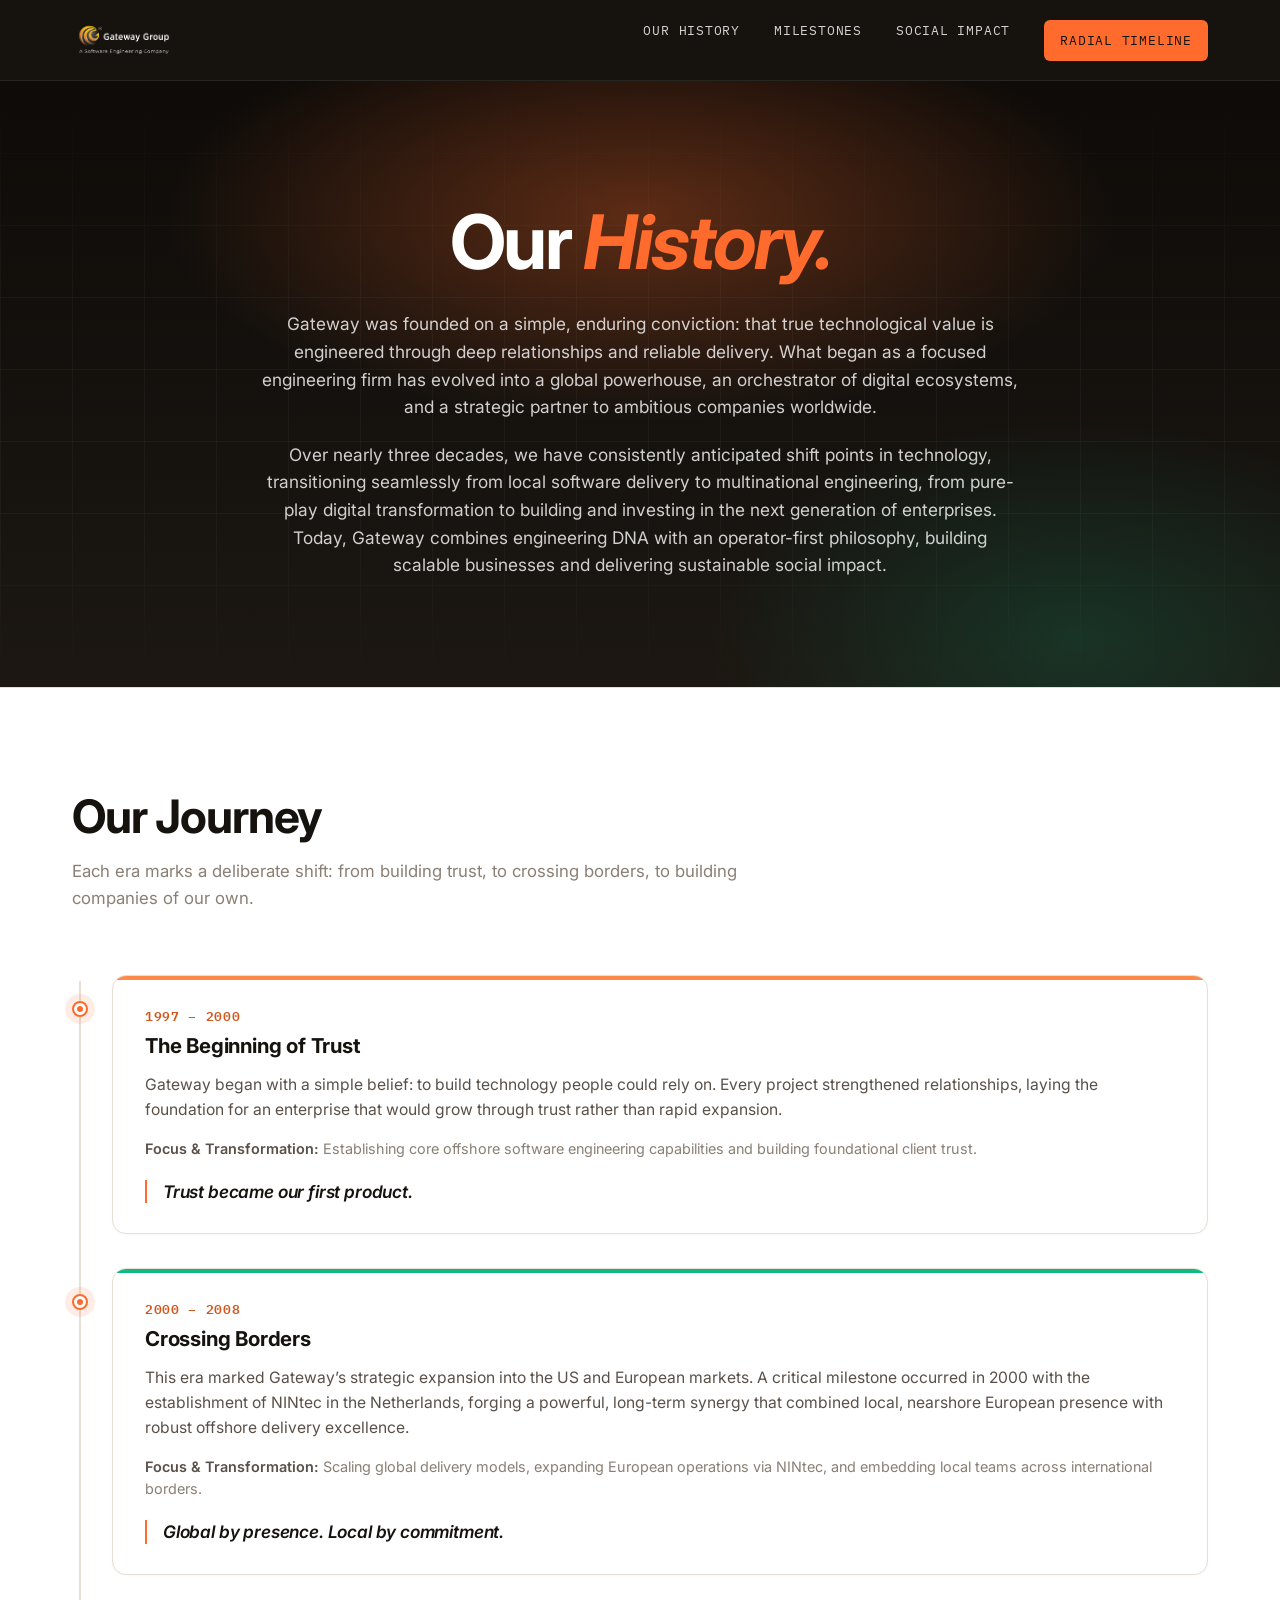
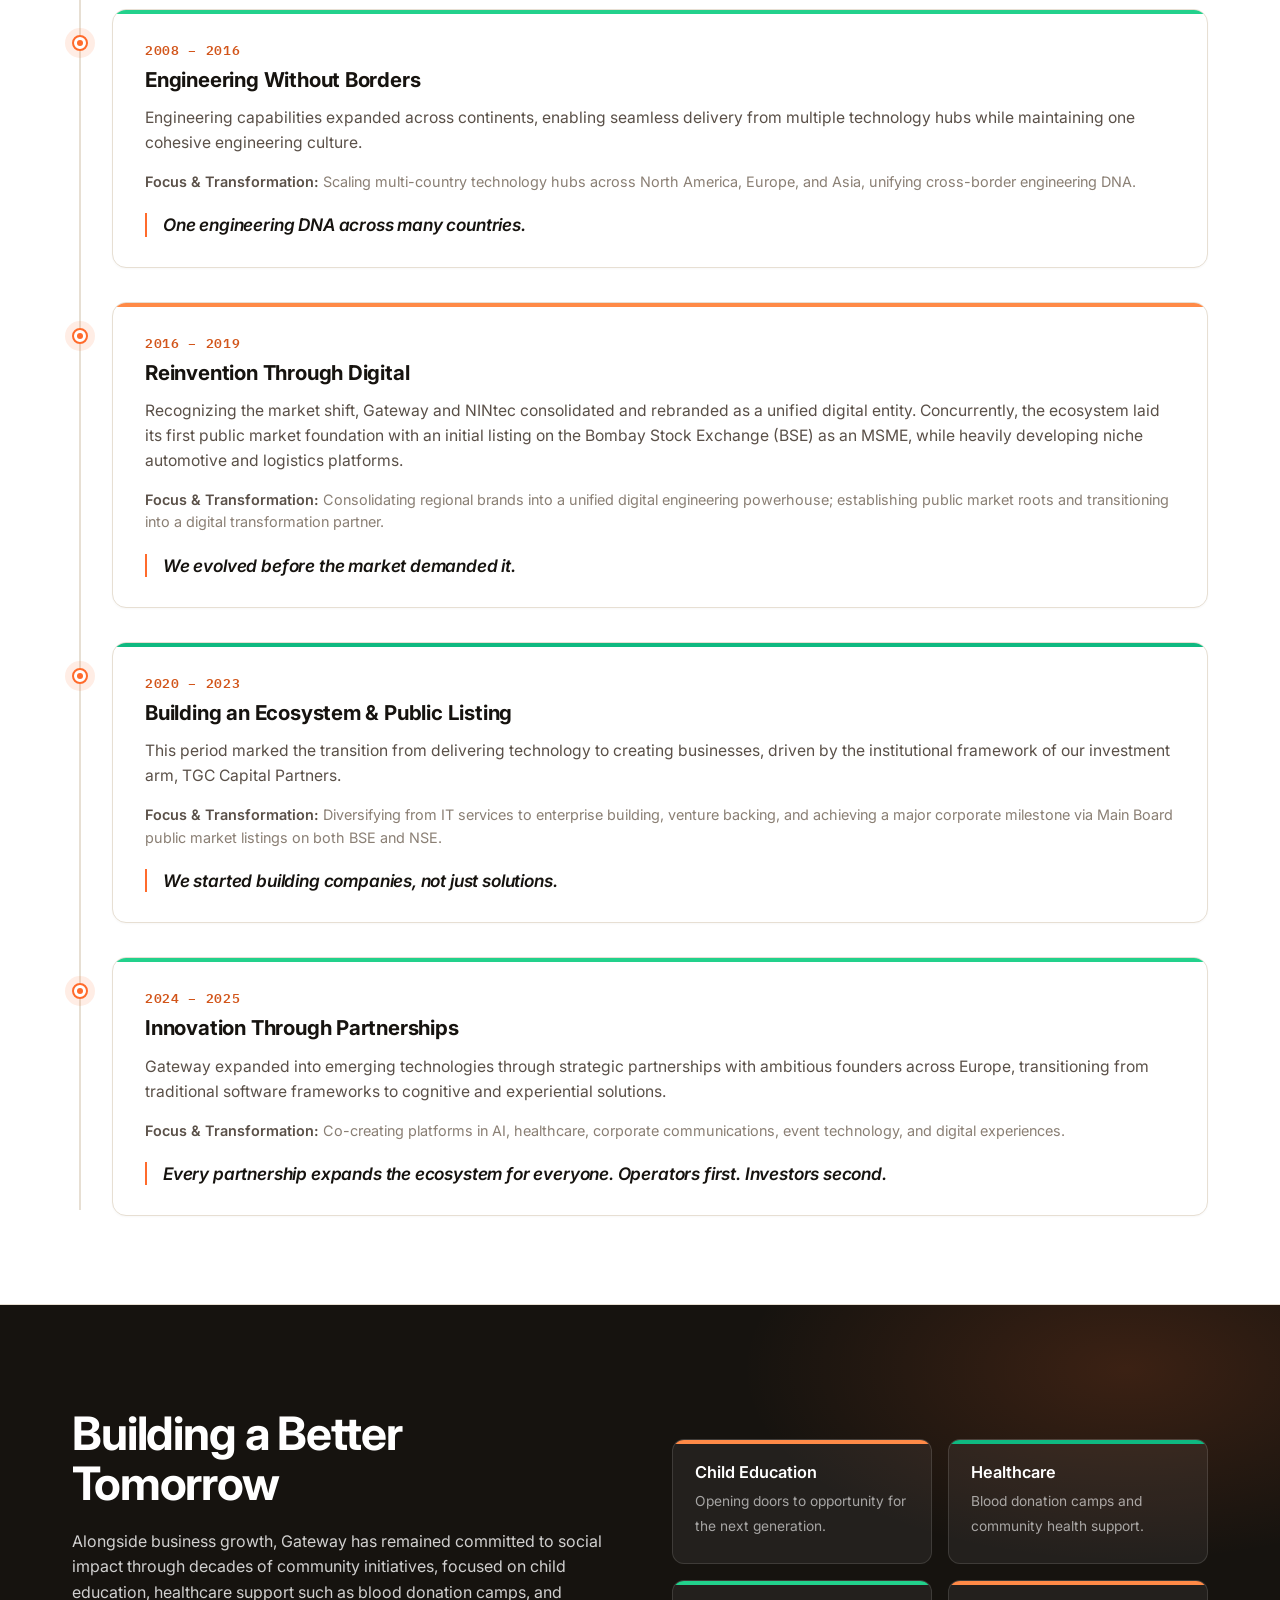
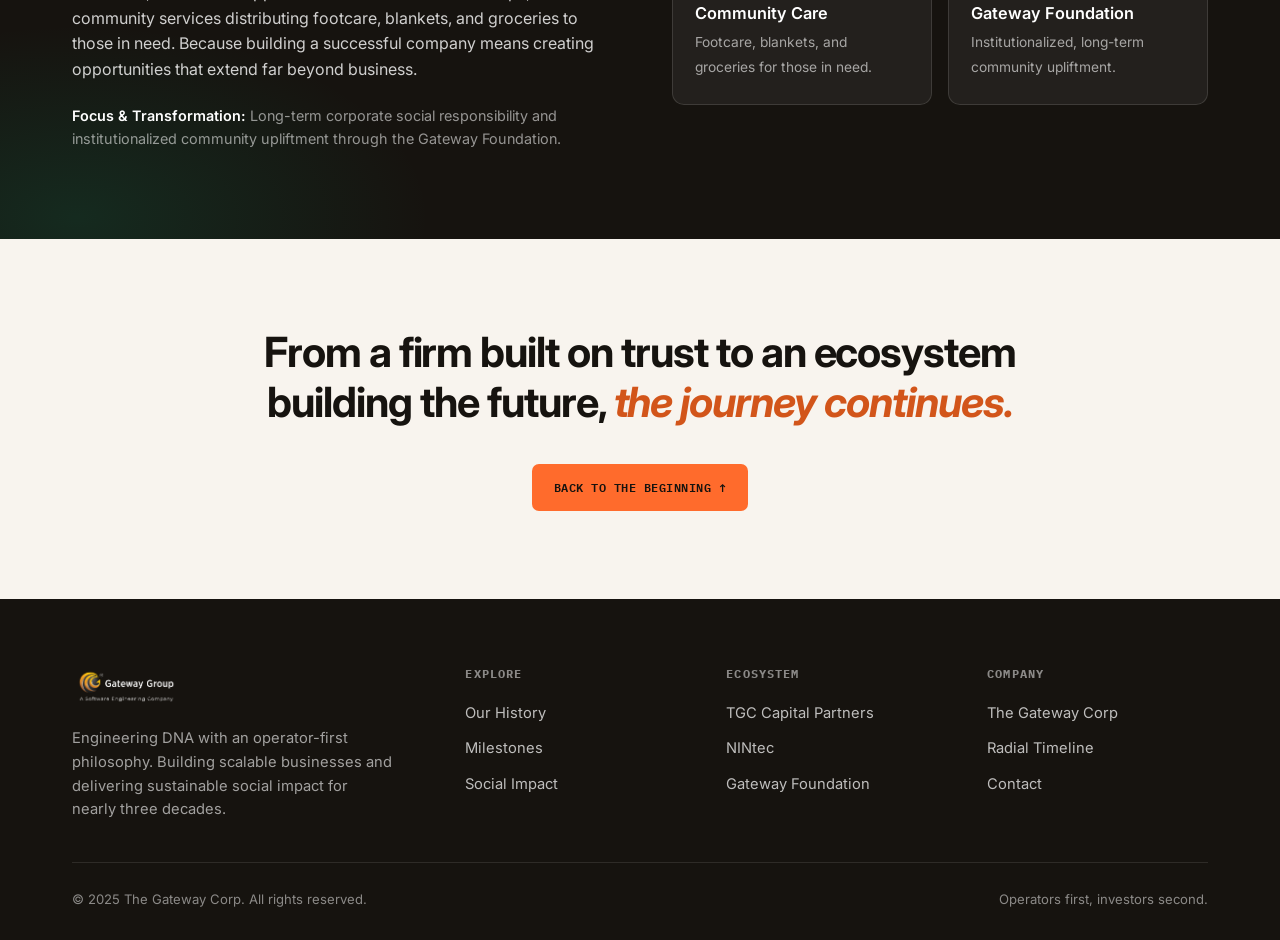
<file: index.html>
<!DOCTYPE html>
<html lang="en">
<head>
<meta charset="UTF-8" />
<meta name="viewport" content="width=device-width, initial-scale=1.0" />
<title>Our History | The Gateway Corp</title>
<meta name="description" content="Nearly three decades of engineering trust. The history of The Gateway Corp, from a focused engineering firm to a global orchestrator of digital ecosystems." />
<link rel="icon" type="image/png" href="assets/logo/TGC-Logo-black.png" />
<link rel="preconnect" href="https://fonts.googleapis.com" />
<link rel="preconnect" href="https://fonts.gstatic.com" crossorigin />
<link href="https://fonts.googleapis.com/css2?family=Inter:wght@400;500;600;700&family=IBM+Plex+Mono:wght@400;500;600&display=swap" rel="stylesheet" />
<link rel="stylesheet" href="assets/css/style.css" />
</head>
<body id="top">

<!-- ===================== NAV ===================== -->
<header class="nav">
  <div class="wrap nav-inner">
    <a href="#top" aria-label="The Gateway Corp home">
      <img class="nav-logo" src="assets/logo/TGC-Logo-white.png" alt="Gateway Group" />
    </a>
    <nav class="navlinks" id="navlinks">
      <a href="#top">Our History</a>
      <a href="#journey">Milestones</a>
      <a href="#impact">Social Impact</a>
      <a href="history-radial.html" class="nav-cta">Radial Timeline</a>
    </nav>
    <button class="nav-toggle" id="navToggle" aria-label="Toggle menu">&#9776;</button>
  </div>
</header>

<!-- ===================== HERO ===================== -->
<section class="hero">
  <div class="hero-grid"></div>
  <div class="wrap">
    <h1>Our <em>History.</em></h1>
    <p>Gateway was founded on a simple, enduring conviction: that true technological value is engineered through deep relationships and reliable delivery. What began as a focused engineering firm has evolved into a global powerhouse, an orchestrator of digital ecosystems, and a strategic partner to ambitious companies worldwide.</p>
    <p>Over nearly three decades, we have consistently anticipated shift points in technology, transitioning seamlessly from local software delivery to multinational engineering, from pure-play digital transformation to building and investing in the next generation of enterprises. Today, Gateway combines engineering DNA with an operator-first philosophy, building scalable businesses and delivering sustainable social impact.</p>
  </div>
</section>

<!-- ===================== TIMELINE ===================== -->
<section class="section journey" id="journey">
  <div class="wrap">
    <div class="sec-head reveal">
      <h2>Our Journey</h2>
      <p>Each era marks a deliberate shift: from building trust, to crossing borders, to building companies of our own.</p>
    </div>

    <div class="timeline" id="timeline">
      <div class="tl-progress" id="tlProgress"></div>

      <div class="node">
        <span class="dot"></span>
        <div class="card">
          <span class="card__strip card__strip--orange"></span>
          <div class="year">1997 &ndash; 2000</div>
          <h3>The Beginning of Trust</h3>
          <p class="desc">Gateway began with a simple belief: to build technology people could rely on. Every project strengthened relationships, laying the foundation for an enterprise that would grow through trust rather than rapid expansion.</p>
          <p class="focus"><b>Focus &amp; Transformation:</b> Establishing core offshore software engineering capabilities and building foundational client trust.</p>
          <p class="diff">Trust became our first product.</p>
        </div>
      </div>

      <div class="node">
        <span class="dot"></span>
        <div class="card">
          <span class="card__strip card__strip--emerald"></span>
          <div class="year">2000 &ndash; 2008</div>
          <h3>Crossing Borders</h3>
          <p class="desc">This era marked Gateway&rsquo;s strategic expansion into the US and European markets. A critical milestone occurred in 2000 with the establishment of NINtec in the Netherlands, forging a powerful, long-term synergy that combined local, nearshore European presence with robust offshore delivery excellence.</p>
          <p class="focus"><b>Focus &amp; Transformation:</b> Scaling global delivery models, expanding European operations via NINtec, and embedding local teams across international borders.</p>
          <p class="diff">Global by presence. Local by commitment.</p>
        </div>
      </div>

      <div class="node">
        <span class="dot"></span>
        <div class="card">
          <span class="card__strip card__strip--mint"></span>
          <div class="year">2008 &ndash; 2016</div>
          <h3>Engineering Without Borders</h3>
          <p class="desc">Engineering capabilities expanded across continents, enabling seamless delivery from multiple technology hubs while maintaining one cohesive engineering culture.</p>
          <p class="focus"><b>Focus &amp; Transformation:</b> Scaling multi-country technology hubs across North America, Europe, and Asia, unifying cross-border engineering DNA.</p>
          <p class="diff">One engineering DNA across many countries.</p>
        </div>
      </div>

      <div class="node">
        <span class="dot"></span>
        <div class="card">
          <span class="card__strip card__strip--orange"></span>
          <div class="year">2016 &ndash; 2019</div>
          <h3>Reinvention Through Digital</h3>
          <p class="desc">Recognizing the market shift, Gateway and NINtec consolidated and rebranded as a unified digital entity. Concurrently, the ecosystem laid its first public market foundation with an initial listing on the Bombay Stock Exchange (BSE) as an MSME, while heavily developing niche automotive and logistics platforms.</p>
          <p class="focus"><b>Focus &amp; Transformation:</b> Consolidating regional brands into a unified digital engineering powerhouse; establishing public market roots and transitioning into a digital transformation partner.</p>
          <p class="diff">We evolved before the market demanded it.</p>
        </div>
      </div>

      <div class="node">
        <span class="dot"></span>
        <div class="card">
          <span class="card__strip card__strip--emerald"></span>
          <div class="year">2020 &ndash; 2023</div>
          <h3>Building an Ecosystem &amp; Public Listing</h3>
          <p class="desc">This period marked the transition from delivering technology to creating businesses, driven by the institutional framework of our investment arm, TGC Capital Partners.</p>
          <p class="focus"><b>Focus &amp; Transformation:</b> Diversifying from IT services to enterprise building, venture backing, and achieving a major corporate milestone via Main Board public market listings on both BSE and NSE.</p>
          <p class="diff">We started building companies, not just solutions.</p>
        </div>
      </div>

      <div class="node">
        <span class="dot"></span>
        <div class="card">
          <span class="card__strip card__strip--mint"></span>
          <div class="year">2024 &ndash; 2025</div>
          <h3>Innovation Through Partnerships</h3>
          <p class="desc">Gateway expanded into emerging technologies through strategic partnerships with ambitious founders across Europe, transitioning from traditional software frameworks to cognitive and experiential solutions.</p>
          <p class="focus"><b>Focus &amp; Transformation:</b> Co-creating platforms in AI, healthcare, corporate communications, event technology, and digital experiences.</p>
          <p class="diff">Every partnership expands the ecosystem for everyone. Operators first. Investors second.</p>
        </div>
      </div>

    </div>
  </div>
</section>

<!-- ===================== SOCIAL IMPACT ===================== -->
<section class="section impact" id="impact">
  <div class="wrap">
    <div>
      <h2>Building a Better Tomorrow</h2>
      <p>Alongside business growth, Gateway has remained committed to social impact through decades of community initiatives, focused on child education, healthcare support such as blood donation camps, and community services distributing footcare, blankets, and groceries to those in need. Because building a successful company means creating opportunities that extend far beyond business.</p>
      <p class="focus"><b>Focus &amp; Transformation:</b> Long-term corporate social responsibility and institutionalized community upliftment through the Gateway Foundation.</p>
    </div>
    <div class="pillars">
      <div class="pillar"><span class="pillar__strip card__strip--orange"></span><h4>Child Education</h4><span>Opening doors to opportunity for the next generation.</span></div>
      <div class="pillar"><span class="pillar__strip card__strip--emerald"></span><h4>Healthcare</h4><span>Blood donation camps and community health support.</span></div>
      <div class="pillar"><span class="pillar__strip card__strip--mint"></span><h4>Community Care</h4><span>Footcare, blankets, and groceries for those in need.</span></div>
      <div class="pillar"><span class="pillar__strip card__strip--orange"></span><h4>Gateway Foundation</h4><span>Institutionalized, long-term community upliftment.</span></div>
    </div>
  </div>
</section>

<!-- ===================== CLOSING ===================== -->
<section class="section closing">
  <div class="wrap">
    <h2 class="reveal">From a firm built on trust to an ecosystem building the future, <em>the journey continues.</em></h2>
    <a href="#top" class="btn btn--solid">Back to the beginning &#8593;</a>
  </div>
</section>

<!-- ===================== FOOTER ===================== -->
<footer>
  <div class="wrap">
    <div class="grid">
      <div>
        <img class="foot-logo" src="assets/logo/TGC-Logo-white.png" alt="Gateway Group" />
        <p class="about">Engineering DNA with an operator-first philosophy. Building scalable businesses and delivering sustainable social impact for nearly three decades.</p>
      </div>
      <div>
        <h5>Explore</h5>
        <ul>
          <li><a href="#top">Our History</a></li>
          <li><a href="#journey">Milestones</a></li>
          <li><a href="#impact">Social Impact</a></li>
        </ul>
      </div>
      <div>
        <h5>Ecosystem</h5>
        <ul>
          <li><a href="#journey">TGC Capital Partners</a></li>
          <li><a href="#journey">NINtec</a></li>
          <li><a href="#impact">Gateway Foundation</a></li>
        </ul>
      </div>
      <div>
        <h5>Company</h5>
        <ul>
          <li><a href="#top">The Gateway Corp</a></li>
          <li><a href="history-radial.html">Radial Timeline</a></li>
          <li><a href="#top">Contact</a></li>
        </ul>
      </div>
    </div>
    <div class="legal">
      <span>&copy; 2025 The Gateway Corp. All rights reserved.</span>
      <span>Operators first, investors second.</span>
    </div>
  </div>
</footer>

<script src="assets/js/main.js"></script>
</body>
</html>
</file>
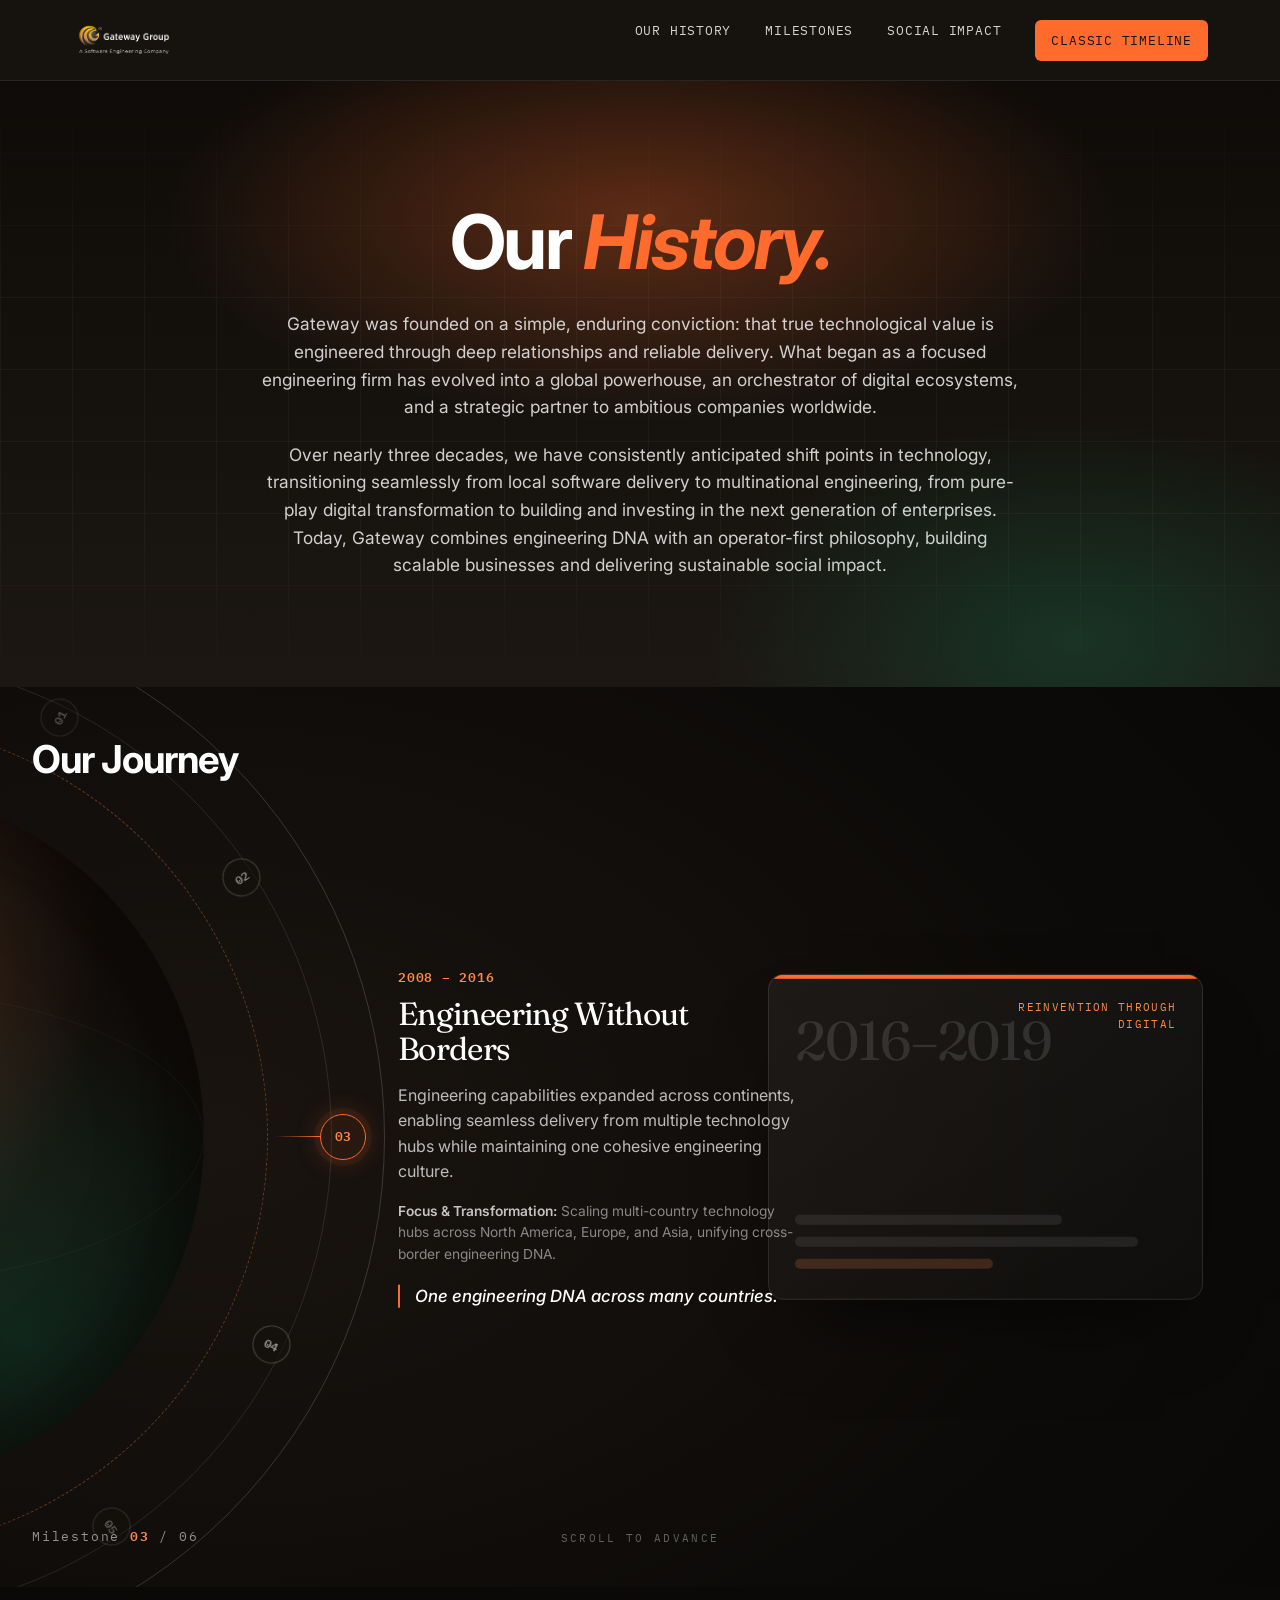
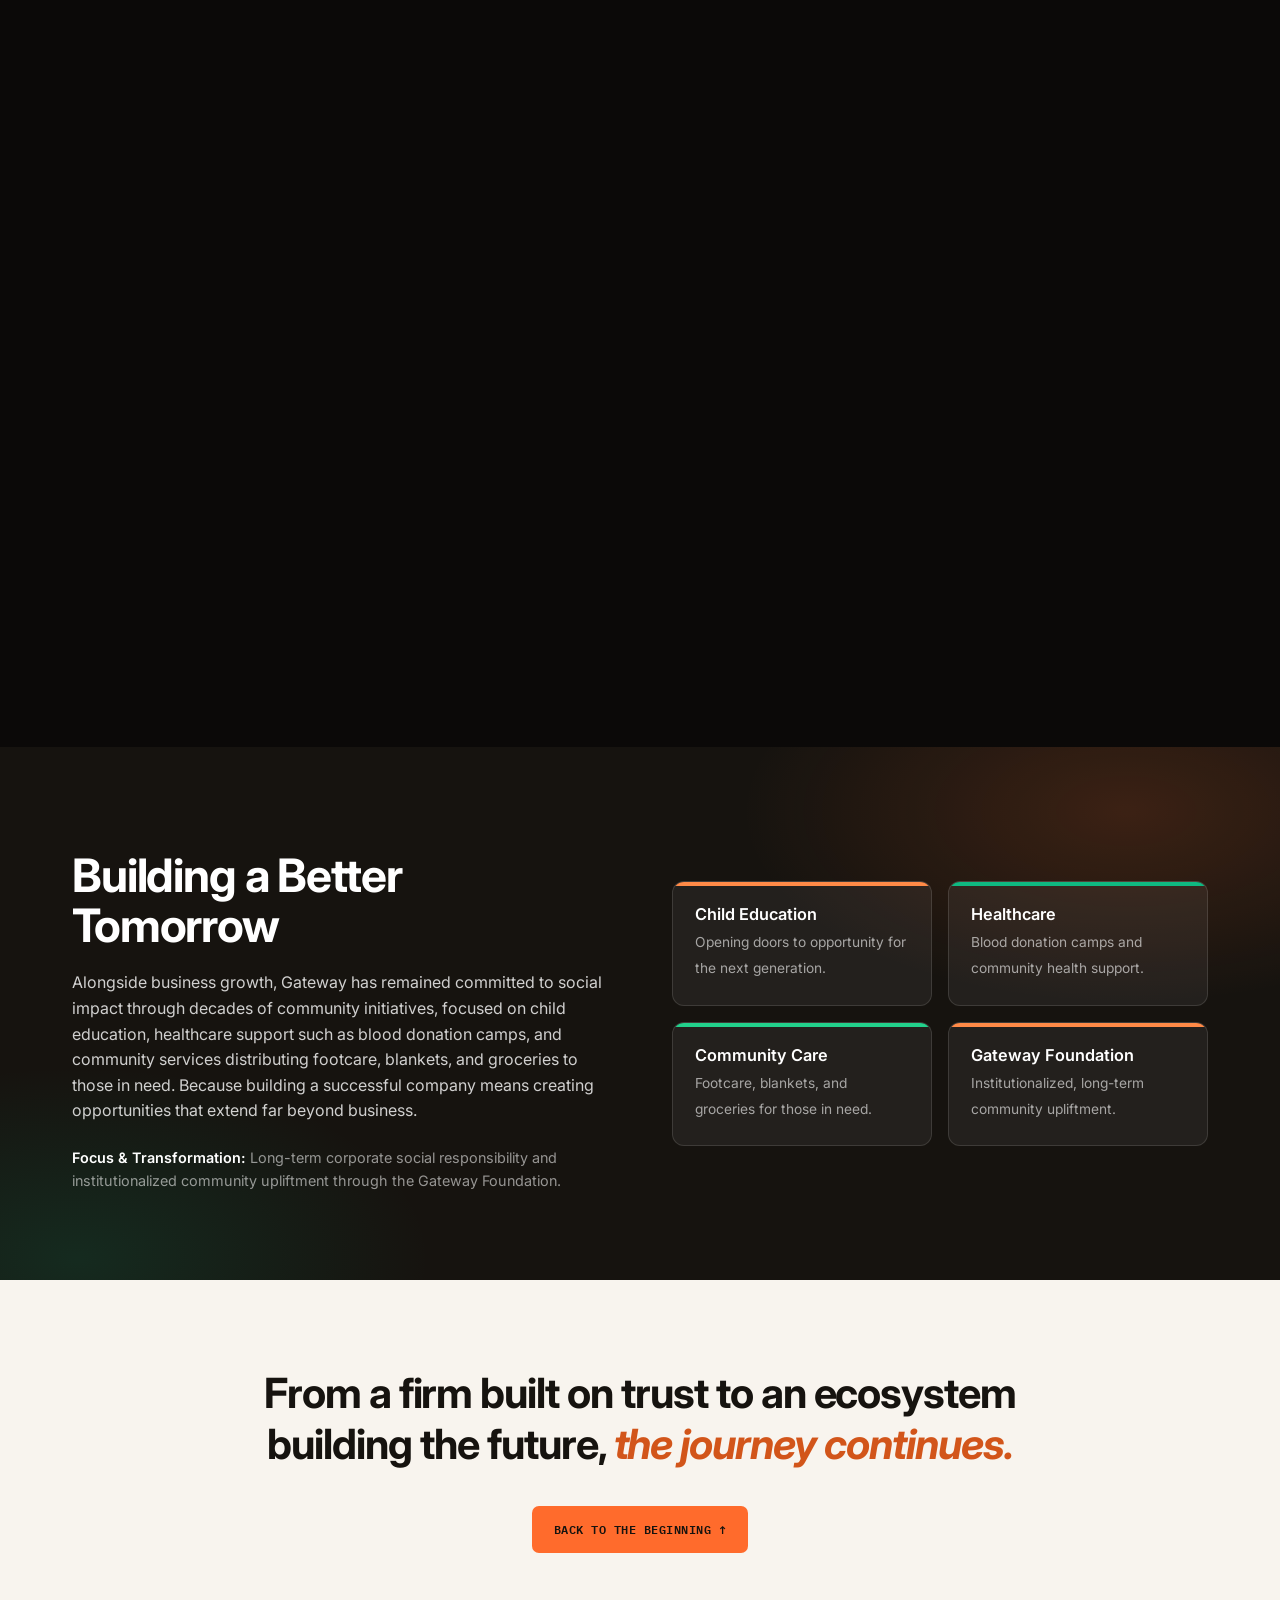
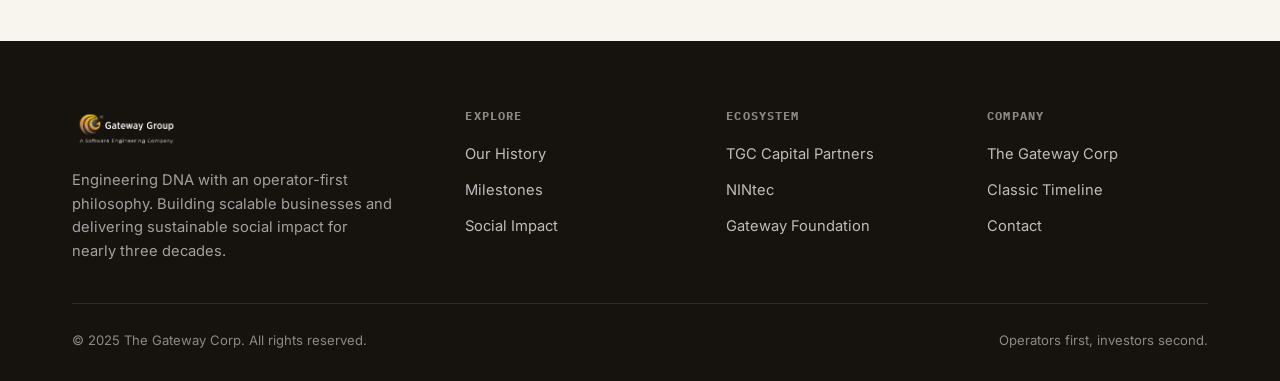
<file: history-radial.html>
<!DOCTYPE html>
<html lang="en">
<head>
<meta charset="UTF-8" />
<meta name="viewport" content="width=device-width, initial-scale=1.0" />
<title>Our History | The Gateway Corp — Radial</title>
<meta name="description" content="The history of The Gateway Corp presented as an interactive radial timeline of milestone eras, from 1997 to 2025." />
<link rel="icon" type="image/png" href="assets/logo/TGC-Logo-black.png" />
<link rel="preconnect" href="https://fonts.googleapis.com" />
<link rel="preconnect" href="https://fonts.gstatic.com" crossorigin />
<link href="https://fonts.googleapis.com/css2?family=Inter:wght@400;500;600;700&family=IBM+Plex+Mono:wght@400;500;600&family=Fraunces:opsz,wght@9..144,400;9..144,500&display=swap" rel="stylesheet" />
<link rel="stylesheet" href="assets/css/style.css" />
<link rel="stylesheet" href="assets/css/radial.css" />
</head>
<body id="top">

<!-- ===================== NAV ===================== -->
<header class="nav">
  <div class="wrap nav-inner">
    <a href="#top" aria-label="The Gateway Corp home">
      <img class="nav-logo" src="assets/logo/TGC-Logo-white.png" alt="Gateway Group" />
    </a>
    <nav class="navlinks" id="navlinks">
      <a href="#top">Our History</a>
      <a href="#journey">Milestones</a>
      <a href="#impact">Social Impact</a>
      <a href="index.html" class="nav-cta">Classic Timeline</a>
    </nav>
    <button class="nav-toggle" id="navToggle" aria-label="Toggle menu">&#9776;</button>
  </div>
</header>

<!-- ===================== HERO ===================== -->
<section class="hero">
  <div class="hero-grid"></div>
  <div class="wrap">
    <h1>Our <em>History.</em></h1>
    <p>Gateway was founded on a simple, enduring conviction: that true technological value is engineered through deep relationships and reliable delivery. What began as a focused engineering firm has evolved into a global powerhouse, an orchestrator of digital ecosystems, and a strategic partner to ambitious companies worldwide.</p>
    <p>Over nearly three decades, we have consistently anticipated shift points in technology, transitioning seamlessly from local software delivery to multinational engineering, from pure-play digital transformation to building and investing in the next generation of enterprises. Today, Gateway combines engineering DNA with an operator-first philosophy, building scalable businesses and delivering sustainable social impact.</p>
  </div>
</section>

<!-- ===================== RADIAL TIMELINE ===================== -->
<section class="radial-track" id="journey" aria-label="Milestone timeline">
  <div class="radial-stage" id="radialStage">

    <div class="radial-head">
      <h2>Our Journey</h2>
    </div>

    <!-- Dial -->
    <div class="dial" id="dial">
      <div class="ring r1"></div>
      <div class="ring r2"></div>
      <div class="ring r3"></div>
      <div class="sphere"></div>
      <div class="dial-wheel" id="dialWheel"></div>
    </div>

    <!-- Fixed active connector at 3 o'clock -->
    <div class="active-connector" id="activeConnector">
      <span class="line"></span>
      <span class="token" id="connToken">01</span>
    </div>

    <!-- Active content panels (crossfade) -->
    <div class="radial-content" id="radialContent">
      <article class="era is-active" data-year="1997 – 2000" data-title="The Beginning of Trust">
        <div class="era-year">1997 &ndash; 2000</div>
        <h3>The Beginning of Trust</h3>
        <p class="desc">Gateway began with a simple belief: to build technology people could rely on. Every project strengthened relationships, laying the foundation for an enterprise that would grow through trust rather than rapid expansion.</p>
        <p class="focus"><b>Focus &amp; Transformation:</b> Establishing core offshore software engineering capabilities and building foundational client trust.</p>
        <p class="diff">Trust became our first product.</p>
      </article>

      <article class="era" data-year="2000 – 2008" data-title="Crossing Borders">
        <div class="era-year">2000 &ndash; 2008</div>
        <h3>Crossing Borders</h3>
        <p class="desc">This era marked Gateway&rsquo;s strategic expansion into the US and European markets. A critical milestone occurred in 2000 with the establishment of NINtec in the Netherlands, forging a powerful, long-term synergy that combined local, nearshore European presence with robust offshore delivery excellence.</p>
        <p class="focus"><b>Focus &amp; Transformation:</b> Scaling global delivery models, expanding European operations via NINtec, and embedding local teams across international borders.</p>
        <p class="diff">Global by presence. Local by commitment.</p>
      </article>

      <article class="era" data-year="2008 – 2016" data-title="Engineering Without Borders">
        <div class="era-year">2008 &ndash; 2016</div>
        <h3>Engineering Without Borders</h3>
        <p class="desc">Engineering capabilities expanded across continents, enabling seamless delivery from multiple technology hubs while maintaining one cohesive engineering culture.</p>
        <p class="focus"><b>Focus &amp; Transformation:</b> Scaling multi-country technology hubs across North America, Europe, and Asia, unifying cross-border engineering DNA.</p>
        <p class="diff">One engineering DNA across many countries.</p>
      </article>

      <article class="era" data-year="2016 – 2019" data-title="Reinvention Through Digital">
        <div class="era-year">2016 &ndash; 2019</div>
        <h3>Reinvention Through Digital</h3>
        <p class="desc">Recognizing the market shift, Gateway and NINtec consolidated and rebranded as a unified digital entity. Concurrently, the ecosystem laid its first public market foundation with an initial listing on the Bombay Stock Exchange (BSE) as an MSME, while heavily developing niche automotive and logistics platforms.</p>
        <p class="focus"><b>Focus &amp; Transformation:</b> Consolidating regional brands into a unified digital engineering powerhouse; establishing public market roots and transitioning into a digital transformation partner.</p>
        <p class="diff">We evolved before the market demanded it.</p>
      </article>

      <article class="era" data-year="2020 – 2023" data-title="Building an Ecosystem">
        <div class="era-year">2020 &ndash; 2023</div>
        <h3>Building an Ecosystem &amp; Public Listing</h3>
        <p class="desc">This period marked the transition from delivering technology to creating businesses, driven by the institutional framework of our investment arm, TGC Capital Partners.</p>
        <p class="focus"><b>Focus &amp; Transformation:</b> Diversifying from IT services to enterprise building, venture backing, and achieving a major corporate milestone via Main Board public market listings on both BSE and NSE.</p>
        <p class="diff">We started building companies, not just solutions.</p>
      </article>

      <article class="era" data-year="2024 – 2025" data-title="Innovation Through Partnerships">
        <div class="era-year">2024 &ndash; 2025</div>
        <h3>Innovation Through Partnerships</h3>
        <p class="desc">Gateway expanded into emerging technologies through strategic partnerships with ambitious founders across Europe, transitioning from traditional software frameworks to cognitive and experiential solutions.</p>
        <p class="focus"><b>Focus &amp; Transformation:</b> Co-creating platforms in AI, healthcare, corporate communications, event technology, and digital experiences.</p>
        <p class="diff">Every partnership expands the ecosystem for everyone. Operators first. Investors second.</p>
      </article>
    </div>

    <!-- Right slab visual -->
    <div class="radial-slab" id="radialSlab">
      <span class="slab-year" id="slabYear">1997&ndash;2000</span>
      <span class="slab-title" id="slabTitle">The Beginning of Trust</span>
      <div class="slab-skeleton"><i></i><i></i><i></i></div>
    </div>

    <div class="radial-count">Milestone <b id="countNow">01</b> / 06</div>
    <div class="radial-hint">Scroll to advance</div>

  </div>
</section>

<!-- ===================== SOCIAL IMPACT ===================== -->
<section class="section impact" id="impact">
  <div class="wrap">
    <div>
      <h2>Building a Better Tomorrow</h2>
      <p>Alongside business growth, Gateway has remained committed to social impact through decades of community initiatives, focused on child education, healthcare support such as blood donation camps, and community services distributing footcare, blankets, and groceries to those in need. Because building a successful company means creating opportunities that extend far beyond business.</p>
      <p class="focus"><b>Focus &amp; Transformation:</b> Long-term corporate social responsibility and institutionalized community upliftment through the Gateway Foundation.</p>
    </div>
    <div class="pillars">
      <div class="pillar"><span class="pillar__strip card__strip--orange"></span><h4>Child Education</h4><span>Opening doors to opportunity for the next generation.</span></div>
      <div class="pillar"><span class="pillar__strip card__strip--emerald"></span><h4>Healthcare</h4><span>Blood donation camps and community health support.</span></div>
      <div class="pillar"><span class="pillar__strip card__strip--mint"></span><h4>Community Care</h4><span>Footcare, blankets, and groceries for those in need.</span></div>
      <div class="pillar"><span class="pillar__strip card__strip--orange"></span><h4>Gateway Foundation</h4><span>Institutionalized, long-term community upliftment.</span></div>
    </div>
  </div>
</section>

<!-- ===================== CLOSING ===================== -->
<section class="section closing">
  <div class="wrap">
    <h2 class="reveal">From a firm built on trust to an ecosystem building the future, <em>the journey continues.</em></h2>
    <a href="#top" class="btn btn--solid">Back to the beginning &#8593;</a>
  </div>
</section>

<!-- ===================== FOOTER ===================== -->
<footer>
  <div class="wrap">
    <div class="grid">
      <div>
        <img class="foot-logo" src="assets/logo/TGC-Logo-white.png" alt="Gateway Group" />
        <p class="about">Engineering DNA with an operator-first philosophy. Building scalable businesses and delivering sustainable social impact for nearly three decades.</p>
      </div>
      <div>
        <h5>Explore</h5>
        <ul>
          <li><a href="#top">Our History</a></li>
          <li><a href="#journey">Milestones</a></li>
          <li><a href="#impact">Social Impact</a></li>
        </ul>
      </div>
      <div>
        <h5>Ecosystem</h5>
        <ul>
          <li><a href="#journey">TGC Capital Partners</a></li>
          <li><a href="#journey">NINtec</a></li>
          <li><a href="#impact">Gateway Foundation</a></li>
        </ul>
      </div>
      <div>
        <h5>Company</h5>
        <ul>
          <li><a href="#top">The Gateway Corp</a></li>
          <li><a href="index.html">Classic Timeline</a></li>
          <li><a href="#top">Contact</a></li>
        </ul>
      </div>
    </div>
    <div class="legal">
      <span>&copy; 2025 The Gateway Corp. All rights reserved.</span>
      <span>Operators first, investors second.</span>
    </div>
  </div>
</footer>

<script src="assets/js/main.js"></script>
<script src="assets/js/radial.js"></script>
</body>
</html>
</file>
<file: assets/css/style.css>
/* =====================================================================
   Ember Design System — The Gateway Corp
   Our History page
   ===================================================================== */

:root{
  /* Colors */
  --bg:#F8F4EE;
  --surface:#FFFFFF;
  --ink:#16130F;
  --ink2:#5A5048;
  --muted:#8A7F74;
  --line:#E7DFD3;
  --line2:#D7CDBE;
  --dark:#16130F;
  --charcoal:#221E18;
  --orange:#FF6B2C;
  --orange-bright:#FF8A47;
  --orange-deep:#D2551A;
  --mint:#22D18C;
  --emerald:#0FB981;
  --emerald-deep:#0A8F63;

  /* Typography */
  --sans:"Inter",system-ui,-apple-system,"Segoe UI",sans-serif;
  --mono:"IBM Plex Mono",ui-monospace,monospace;

  /* Layout */
  --wrap:1200px;
  --pad:32px;

  --ease:cubic-bezier(.2,.7,.2,1);
}

*{box-sizing:border-box;margin:0;padding:0}
html{scroll-behavior:smooth}
body{
  font-family:var(--sans);
  color:var(--ink2);
  background:var(--bg);
  line-height:1.6;
  -webkit-font-smoothing:antialiased;
  text-rendering:optimizeLegibility;
  overflow-x:hidden;
}
img{max-width:100%;display:block}
a{color:inherit;text-decoration:none}
::selection{background:var(--orange);color:#fff}

h1,h2,h3,h4{color:var(--ink);line-height:1.08}
h1{font-weight:700;letter-spacing:-.035em}
h2{font-weight:700;letter-spacing:-.025em}
h3{font-weight:700;letter-spacing:-.01em}
em{font-style:italic}

.wrap{max-width:var(--wrap);margin:0 auto;padding:0 var(--pad)}

/* ---------- Shared bits ---------- */
.eyebrow{
  font-family:var(--mono);
  font-size:.72rem;
  font-weight:600;
  letter-spacing:.16em;
  text-transform:uppercase;
  color:var(--orange-deep);
  display:inline-flex;align-items:center;gap:12px;
}
.eyebrow::before{content:"";width:26px;height:1.5px;background:var(--orange)}
.section{padding:88px 0}

.btn{
  display:inline-flex;align-items:center;gap:9px;
  font-family:var(--mono);font-size:.76rem;font-weight:600;
  text-transform:uppercase;letter-spacing:.04em;
  padding:14px 22px;border-radius:7px;cursor:pointer;
  transition:background .2s var(--ease),color .2s var(--ease),transform .2s var(--ease),border-color .2s var(--ease);
}
.btn--solid{background:var(--orange);color:var(--ink)}
.btn--solid:hover{background:var(--ink);color:#fff;transform:translateY(-2px)}
.btn--ghost{border:1.5px solid rgba(255,255,255,.4);color:#fff}
.btn--ghost:hover{background:#fff;color:var(--ink)}

/* ---------- NAV ---------- */
header.nav{
  position:sticky;top:0;z-index:50;
  background:var(--dark);
  border-bottom:1px solid rgba(255,255,255,.08);
}
.nav-inner{display:flex;align-items:center;justify-content:space-between;height:80px}
.nav-logo{height:42px;width:auto}
.navlinks{display:flex;gap:34px}
.navlinks a{
  font-family:var(--mono);font-size:.82rem;text-transform:uppercase;
  letter-spacing:.06em;color:rgba(255,255,255,.82);
  transition:color .2s;position:relative;
}
.navlinks a:hover{color:var(--orange-bright)}
.nav-cta{color:var(--ink)!important;background:var(--orange);padding:10px 16px;border-radius:6px}
.nav-cta:hover{background:var(--orange-bright);color:var(--ink)!important}
.nav-toggle{display:none;background:none;border:0;color:#fff;font-size:1.4rem;cursor:pointer}
@media(max-width:860px){
  .navlinks{
    position:absolute;top:80px;left:0;right:0;background:var(--charcoal);
    flex-direction:column;gap:0;padding:8px;
    border-bottom:1px solid rgba(255,255,255,.12);
    display:none;
  }
  .navlinks.open{display:flex}
  .navlinks a{padding:14px 12px;border-radius:8px}
  .navlinks a:hover{background:rgba(255,255,255,.06)}
  .nav-toggle{display:block}
}

/* ---------- HERO ---------- */
.hero{
  position:relative;overflow:hidden;text-align:center;
  color:#fff;padding:120px 0 108px;
  background:
    radial-gradient(60% 55% at 50% 22%,rgba(255,107,44,.32),transparent 62%),
    radial-gradient(48% 60% at 84% 92%,rgba(15,185,129,.18),transparent 60%),
    linear-gradient(180deg,#0E0B08 0%,#16130F 62%,#1C1712 100%);
}
.hero-grid{position:absolute;inset:0;opacity:.06;
  background-image:linear-gradient(rgba(255,255,255,.6) 1px,transparent 1px),linear-gradient(90deg,rgba(255,255,255,.6) 1px,transparent 1px);
  background-size:72px 72px;
  mask-image:linear-gradient(to bottom,transparent,#000 35%,#000 75%,transparent)}
.hero .wrap{position:relative;z-index:2}
.hero .eyebrow{color:var(--orange-bright);justify-content:center;margin-bottom:26px}
.hero .eyebrow::before{background:var(--orange-bright)}
.hero h1{color:#fff;font-size:clamp(2.6rem,6vw,4.7rem);margin-bottom:28px}
.hero h1 em{color:var(--orange)}
.hero p{max-width:760px;margin:0 auto;color:rgba(255,255,255,.8);font-size:1.08rem;font-weight:400}
.hero p + p{margin-top:20px}
.hero .actions{margin-top:40px;display:flex;gap:14px;justify-content:center;flex-wrap:wrap}

/* ---------- STATEMENT ---------- */
.statement .lead{
  font-size:clamp(1.5rem,3vw,2.3rem);font-weight:700;letter-spacing:-.025em;
  color:var(--ink);max-width:960px;line-height:1.24;
}
.statement .lead em{color:var(--orange-deep)}
.stats{margin-top:48px;display:grid;grid-template-columns:repeat(3,1fr);gap:24px;border-top:1px solid var(--line);padding-top:44px}
.stat .k{font-size:2.3rem;font-weight:700;color:var(--ink);letter-spacing:-.03em}
.stat .l{font-family:var(--mono);font-size:.74rem;text-transform:uppercase;letter-spacing:.06em;color:var(--muted);margin-top:8px}
@media(max-width:680px){.stats{grid-template-columns:1fr;gap:26px}}

/* ---------- TIMELINE ---------- */
.journey{background:var(--surface);border-top:1px solid var(--line);border-bottom:1px solid var(--line)}
.sec-head{max-width:720px;margin-bottom:64px}
.sec-head h2{font-size:clamp(1.9rem,3.6vw,2.9rem);margin-top:16px}
.sec-head p{margin-top:16px;color:var(--muted);font-size:1.05rem}

.timeline{position:relative;padding-left:40px}
.timeline::before{content:"";position:absolute;left:7px;top:6px;bottom:6px;width:2px;background:var(--line)}
.tl-progress{position:absolute;left:7px;top:6px;width:2px;height:0;background:linear-gradient(var(--orange),var(--orange-deep));border-radius:2px;transition:height .1s linear}

.node{position:relative;margin-bottom:34px}
.node:last-child{margin-bottom:0}
.node .dot{
  position:absolute;left:-40px;top:26px;width:16px;height:16px;border-radius:50%;
  background:var(--surface);border:2px solid var(--orange);z-index:2;
  transition:box-shadow .5s var(--ease);
}
.node .dot::after{content:"";position:absolute;inset:3px;border-radius:50%;background:var(--orange);transform:scale(0);transition:transform .5s var(--ease)}
.node.in .dot{box-shadow:0 0 0 7px rgba(255,107,44,.12)}
.node.in .dot::after{transform:scale(1)}

.card{
  position:relative;background:var(--surface);border:1px solid var(--line);
  border-radius:14px;padding:30px 32px;overflow:hidden;
  box-shadow:0 1px 2px rgba(22,19,15,.03);
  opacity:0;transform:translateY(26px);
  transition:opacity .6s var(--ease),transform .6s var(--ease),border-color .2s var(--ease),box-shadow .2s var(--ease);
}
.node.in .card{opacity:1;transform:none}
.card:hover{border-color:var(--orange);box-shadow:0 22px 44px -30px rgba(22,19,15,.45);transform:translateY(-3px)}
.card__strip{position:absolute;top:0;left:0;right:0;height:4px}
.card__strip--orange{background:var(--orange-bright)}
.card__strip--emerald{background:var(--emerald)}
.card__strip--mint{background:var(--mint)}
.year{font-family:var(--mono);font-size:.82rem;font-weight:600;letter-spacing:.05em;color:var(--orange-deep)}
.card h3{font-size:1.28rem;margin:8px 0 14px}
.card .desc{font-size:.98rem;color:var(--ink2)}
.card .focus{margin-top:16px;font-size:.9rem;color:var(--muted);line-height:1.55}
.card .focus b{color:var(--ink2);font-weight:600}
.card .diff{
  margin-top:20px;padding-left:16px;border-left:2px solid var(--orange);
  font-size:1.08rem;font-weight:600;font-style:italic;color:var(--ink);letter-spacing:-.01em;line-height:1.35;
}

/* ---------- SOCIAL IMPACT ---------- */
.impact{background:var(--dark);color:#fff;position:relative;overflow:hidden}
.impact::before{content:"";position:absolute;inset:0;
  background:radial-gradient(50% 60% at 88% 12%,rgba(255,107,44,.16),transparent 60%),radial-gradient(46% 60% at 6% 96%,rgba(15,185,129,.14),transparent 60%)}
.impact .wrap{position:relative;z-index:2;display:grid;grid-template-columns:1fr 1fr;gap:64px;align-items:center}
.impact .eyebrow{color:var(--orange-bright)}
.impact .eyebrow::before{background:var(--orange-bright)}
.impact h2{color:#fff;font-size:clamp(1.9rem,3.6vw,2.9rem);margin-top:16px}
.impact p{color:rgba(255,255,255,.8);margin-top:20px}
.impact .focus{margin-top:22px;font-size:.9rem;color:rgba(255,255,255,.55);font-family:var(--sans)}
.impact .focus b{color:#fff;font-weight:600}
.pillars{display:grid;grid-template-columns:1fr 1fr;gap:16px}
.pillar{
  position:relative;background:rgba(255,255,255,.06);border:1px solid rgba(255,255,255,.12);
  border-radius:12px;padding:24px 22px;overflow:hidden;
  transition:transform .2s var(--ease),border-color .2s var(--ease),background .2s;
}
.pillar:hover{transform:translateY(-4px);border-color:var(--orange-bright);background:rgba(255,255,255,.09)}
.pillar__strip{position:absolute;top:0;left:0;right:0;height:4px}
.pillar .ic{font-size:1.5rem;display:block;margin-bottom:12px}
.pillar h4{color:#fff;font-size:1.02rem;font-weight:600;margin-bottom:6px}
.pillar span{font-size:.86rem;color:rgba(255,255,255,.6);line-height:1.5}
@media(max-width:860px){.impact .wrap{grid-template-columns:1fr;gap:40px}}
@media(max-width:520px){.pillars{grid-template-columns:1fr}}

/* ---------- CLOSING ---------- */
.closing{text-align:center;background:var(--bg)}
.closing h2{font-size:clamp(1.7rem,3.4vw,2.6rem);max-width:840px;margin:0 auto;line-height:1.22}
.closing h2 em{color:var(--orange-deep)}
.closing .btn{margin-top:36px}

/* ---------- FOOTER ---------- */
footer{background:var(--dark);color:rgba(255,255,255,.7);padding:66px 0 30px}
footer .grid{display:grid;grid-template-columns:1.6fr 1fr 1fr 1fr;gap:40px;padding-bottom:40px;border-bottom:1px solid rgba(255,255,255,.1)}
footer .foot-logo{height:44px;width:auto;margin-bottom:18px}
footer .about{font-size:.92rem;color:rgba(255,255,255,.6);max-width:320px}
footer h5{font-family:var(--mono);font-size:.72rem;text-transform:uppercase;letter-spacing:.1em;color:rgba(255,255,255,.5);margin-bottom:16px}
footer ul{list-style:none}
footer li{margin-bottom:10px}
footer li a{font-size:.92rem;color:rgba(255,255,255,.72);transition:color .2s}
footer li a:hover{color:var(--orange-bright)}
footer .legal{display:flex;justify-content:space-between;flex-wrap:wrap;gap:12px;padding-top:26px;font-size:.82rem;color:rgba(255,255,255,.5)}
@media(max-width:860px){footer .grid{grid-template-columns:1fr 1fr}}
@media(max-width:520px){footer .grid{grid-template-columns:1fr}}

/* ---------- Reveal ---------- */
.reveal{opacity:0;transform:translateY(18px);transition:opacity .6s var(--ease),transform .6s var(--ease)}
.reveal.in{opacity:1;transform:none}

@media (prefers-reduced-motion:reduce){
  html{scroll-behavior:auto}
  *{animation:none!important;transition:none!important}
  .reveal,.card{opacity:1!important;transform:none!important}
}
</file>
<file: assets/css/radial.css>
/* =====================================================================
   Radial Dial Timeline — variant of "The Milestone Slabs"
   Reference interaction: titanintake.com/product-solution
   Depends on style.css (Ember tokens). Accent kept on-brand (orange).
   ===================================================================== */

.radial-track{position:relative;height:540vh;background:#0B0908}

.radial-stage{
  position:sticky;top:0;height:100vh;overflow:hidden;color:#fff;
  background:radial-gradient(120% 110% at 16% 50%,#191410 0%,#0d0b09 58%,#070605 100%);
}

/* section label (top-left) */
.radial-head{position:absolute;top:38px;left:var(--pad);z-index:6;max-width:340px}
.radial-head .eyebrow{color:var(--orange-bright)}
.radial-head .eyebrow::before{background:var(--orange-bright)}
.radial-head h2{color:#fff;font-size:clamp(1.6rem,3vw,2.4rem);margin-top:14px;letter-spacing:-.025em}

/* progress readout (bottom-left) */
.radial-count{position:absolute;bottom:40px;left:var(--pad);z-index:6;font-family:var(--mono);font-size:.8rem;letter-spacing:.14em;color:rgba(255,255,255,.55)}
.radial-count b{color:var(--orange-bright);font-weight:600}
.radial-hint{position:absolute;bottom:40px;left:50%;transform:translateX(-50%);z-index:6;font-family:var(--mono);font-size:.66rem;letter-spacing:.22em;text-transform:uppercase;color:rgba(255,255,255,.35)}

/* ---------- DIAL ---------- */
.dial{position:absolute;pointer-events:none}
.dial .ring{position:absolute;inset:0;border-radius:50%;border:1px solid rgba(255,255,255,.16)}
.dial .ring.r2{inset:5%;border-color:rgba(255,255,255,.1)}
.dial .ring.r3{inset:11%;border:1px dashed rgba(255,138,71,.34);animation:spin 60s linear infinite}
@keyframes spin{to{transform:rotate(360deg)}}
.dial .sphere{
  position:absolute;inset:17%;border-radius:50%;overflow:hidden;
  background:
    radial-gradient(120% 120% at 30% 26%,rgba(255,138,71,.30),transparent 46%),
    radial-gradient(90% 90% at 74% 78%,rgba(15,185,129,.14),transparent 52%),
    radial-gradient(circle at 50% 50%,#1d1813 0%,#0e0b09 72%);
  box-shadow:inset 0 0 90px rgba(0,0,0,.65),inset 10px 8px 70px rgba(255,138,71,.05);
}
.dial .sphere::before,.dial .sphere::after{content:"";position:absolute;inset:0;border-radius:50%;border:1px solid rgba(255,255,255,.05)}
.dial .sphere::before{transform:scaleX(.42)}
.dial .sphere::after{transform:scaleY(.42)}

.dial-wheel{position:absolute;inset:0;will-change:transform}

/* orbiting numbered nodes (ticks) — rotate with the wheel */
.tick{
  position:absolute;top:50%;left:50%;transform-origin:0 0;
  width:38px;height:38px;border-radius:50%;
  display:grid;place-items:center;
  font-family:var(--mono);font-size:.74rem;font-weight:600;color:rgba(255,255,255,.78);
  border:1.5px solid rgba(255,255,255,.3);background:rgba(18,14,10,.72);
  transition:border-color .3s,color .3s,background .3s,box-shadow .3s;
  will-change:opacity;
}
.tick.is-active{
  border-color:var(--orange);color:var(--orange-bright);background:rgba(255,107,44,.14);
  box-shadow:0 0 0 6px rgba(255,107,44,.08),0 0 30px rgba(255,107,44,.35);
}

/* active connector (fixed at 3 o'clock) */
.active-connector{position:absolute;z-index:5;display:flex;align-items:center;transform:translate(-50%,-50%)}
.active-connector .line{width:46px;height:1px;background:linear-gradient(90deg,transparent,var(--orange))}
.active-connector .token{
  width:46px;height:46px;flex:none;border-radius:50%;border:1.5px solid var(--orange);
  display:grid;place-items:center;font-family:var(--mono);font-size:.82rem;font-weight:600;color:var(--orange-bright);
  background:rgba(255,107,44,.08);box-shadow:0 0 0 6px rgba(255,107,44,.06),0 0 26px rgba(255,107,44,.25);
}

/* ---------- ACTIVE CONTENT PANEL ---------- */
.radial-content{position:absolute;z-index:5;top:50%;transform:translateY(-50%);max-width:400px}
.era{position:absolute;top:0;left:0;width:400px;opacity:0;transform:translateY(14px);pointer-events:none;transition:opacity .5s var(--ease),transform .5s var(--ease)}
.era.is-active{position:relative;opacity:1;transform:none;pointer-events:auto}
.era .era-year{font-family:var(--mono);font-size:.8rem;font-weight:600;letter-spacing:.06em;color:var(--orange-bright);margin-bottom:10px}
.era h3{font-family:"Fraunces",Georgia,serif;font-weight:400;color:#fff;font-size:2rem;letter-spacing:-.02em;margin-bottom:16px}
.era .desc{color:rgba(255,255,255,.72);font-size:1rem;line-height:1.6}
.era .focus{margin-top:16px;font-size:.86rem;color:rgba(255,255,255,.5);line-height:1.55}
.era .focus b{color:rgba(255,255,255,.75);font-weight:600}
.era .diff{margin-top:20px;padding-left:15px;border-left:2px solid var(--orange);font-style:italic;font-weight:500;color:#fff;font-size:1.05rem;line-height:1.35}

/* ---------- RIGHT SLAB VISUAL ---------- */
.radial-slab{
  position:absolute;z-index:4;right:6vw;top:50%;transform:translateY(-50%);
  width:min(34vw,460px);aspect-ratio:4/3;border-radius:16px;
  background:linear-gradient(160deg,rgba(255,255,255,.05),rgba(255,255,255,.02));
  border:1px solid rgba(255,255,255,.1);overflow:hidden;
  box-shadow:0 40px 80px -40px rgba(0,0,0,.8);
}
.radial-slab::before{content:"";position:absolute;top:0;left:0;right:0;height:4px;background:var(--orange)}
.slab-year{position:absolute;top:22px;left:26px;font-family:"Fraunces",serif;font-size:3.4rem;color:rgba(255,255,255,.12);font-weight:400;letter-spacing:-.02em;transition:opacity .4s}
.slab-title{position:absolute;top:24px;right:26px;font-family:var(--mono);font-size:.68rem;letter-spacing:.12em;text-transform:uppercase;color:var(--orange-bright);text-align:right;max-width:45%}
.slab-skeleton{position:absolute;left:26px;right:26px;bottom:30px;display:flex;flex-direction:column;gap:12px}
.slab-skeleton i{display:block;height:10px;border-radius:5px;background:rgba(255,255,255,.08)}
.slab-skeleton i:nth-child(1){width:70%}
.slab-skeleton i:nth-child(2){width:90%}
.slab-skeleton i:nth-child(3){width:52%;background:rgba(255,138,71,.18)}
.radial-slab.flip .slab-year,.radial-slab.flip .slab-title{opacity:0}

/* ---------- MOBILE / REDUCED-MOTION FALLBACK ---------- */
@media (max-width:900px){
  .radial-track{height:auto}
  .radial-stage{position:static;height:auto;overflow:visible;padding:80px 0 90px}
  .dial,.active-connector,.radial-slab,.radial-hint{display:none}
  .radial-head{position:static;max-width:none;margin:0 var(--pad) 40px}
  .radial-count{position:static;margin:0 var(--pad) 26px}
  .radial-content{position:static;transform:none;max-width:none;padding:0 var(--pad)}
  .era{position:relative;opacity:1;transform:none;width:auto;margin-bottom:34px;padding-left:20px;border-left:1px solid rgba(255,255,255,.12)}
  .era.is-active{border-left-color:var(--orange)}
  .era h3{font-size:1.5rem}
}
@media (prefers-reduced-motion:reduce){
  .dial .ring.r3{animation:none}
}
</file>
